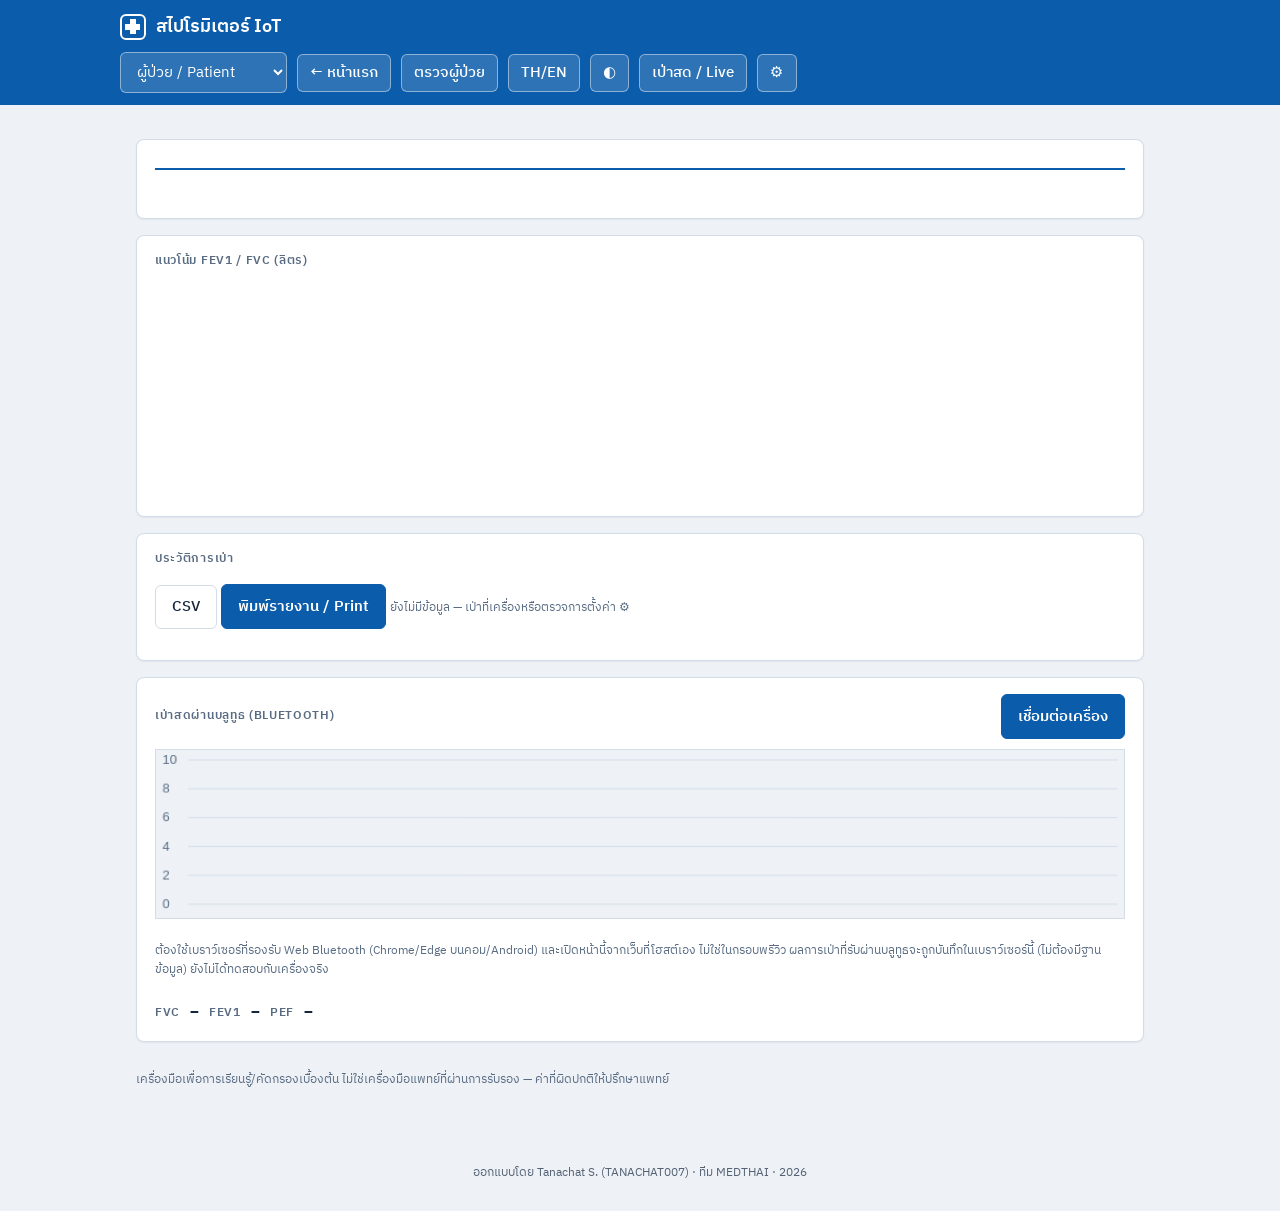
<file: 10_manual/web/index.html>
<!doctype html>
<html lang="th">
<head>
<!-- CREDIT-STAMP: DIY IoT Spirometer - designed by Tanachat S. (TANACHAT007) / MEDTHAI - 2026 - https://github.com/TANACHAT007/diy-spirometer -->
<meta name="author" content="Tanachat S. (TANACHAT007) / MEDTHAI">

































<meta charset="utf-8">
<meta name="viewport" content="width=device-width,initial-scale=1">
<title>Spiro Dashboard</title>
<link rel="stylesheet" href="https://fonts.googleapis.com/css2?family=Fredoka:wght@500;600;700&family=Prompt:wght@400;500;600&display=swap">
<style>
/* Soft 3D-animation look, same system as the product page: puffy cards, pastel KPI tiles, clay highlights. */
:root{--bg:#f3f8ff;--card:#fff;--ink:#1e3250;--mute:#5f7694;--acc:#3f97e8;--ok:#2fbf8a;--warn:#f0a73a;--bad:#ff6f7d;--line:#dbe8f7;
  --sky:#6cb8f6;--mint:#7fdcc0;--peach:#ffb59a;--lilac:#c3b5ff;--sun:#ffd776;
  --pop:0 2px 0 rgba(255,255,255,.9) inset,0 -3px 0 rgba(63,151,232,.10) inset,0 16px 30px -16px rgba(53,110,180,.45);
  --disp:"Fredoka","Prompt",system-ui,sans-serif}
@media (prefers-color-scheme:dark){:root:not([data-theme=light]){--bg:#0f1b2e;--card:#1a2b45;--ink:#eaf3ff;--mute:#9db4d1;--acc:#74bfff;--line:#2a4163;
  --pop:0 2px 0 rgba(255,255,255,.07) inset,0 -3px 0 rgba(0,0,0,.18) inset,0 16px 30px -16px rgba(0,0,0,.7);color-scheme:dark}}
:root[data-theme=dark]{--bg:#0f1b2e;--card:#1a2b45;--ink:#eaf3ff;--mute:#9db4d1;--acc:#74bfff;--line:#2a4163;
  --pop:0 2px 0 rgba(255,255,255,.07) inset,0 -3px 0 rgba(0,0,0,.18) inset,0 16px 30px -16px rgba(0,0,0,.7);color-scheme:dark}
*{box-sizing:border-box}
body{margin:0;color:var(--ink);font:15px/1.6 "Prompt","Fredoka",system-ui,sans-serif;
  background:radial-gradient(800px 420px at 0% -5%,rgba(108,184,246,.25),transparent 60%),radial-gradient(700px 400px at 100% 0%,rgba(195,181,255,.22),transparent 60%),var(--bg);background-color:var(--bg);
  padding-left:max(16px,env(safe-area-inset-left,0px));padding-right:max(16px,env(safe-area-inset-right,0px))}
header{display:flex;gap:10px;align-items:center;padding:16px 0;flex-wrap:wrap;max-width:980px;margin:0 auto}
h1{font:700 22px var(--disp);margin:0 auto 0 0}
button,input,select{font:inherit;border:0;background:var(--card);color:var(--ink);border-radius:99px;padding:9px 16px;box-shadow:var(--pop)}
input{border-radius:18px;width:100%;box-shadow:0 0 0 2px var(--line) inset}
button{cursor:pointer;font-weight:500}
button.pri{background:linear-gradient(#7cc4ff,#3f97e8);color:#fff;font:600 15px var(--disp);box-shadow:0 2px 0 rgba(255,255,255,.55) inset,0 -3px 0 rgba(0,0,0,.1) inset,0 10px 18px -8px rgba(63,151,232,.7)}
main{max-width:980px;margin:0 auto;padding:0 0 44px;display:grid;gap:18px}
.grid{display:grid;grid-template-columns:repeat(auto-fit,minmax(150px,1fr));gap:14px}
.card{background:var(--card);border-radius:30px;padding:18px 20px;box-shadow:var(--pop)}
.grid .card:nth-child(7n+1){background:linear-gradient(160deg,#fff,#dff0ff)}.grid .card:nth-child(7n+2){background:linear-gradient(160deg,#fff,#dcf7ee)}
.grid .card:nth-child(7n+3){background:linear-gradient(160deg,#fff,#ffe8df)}.grid .card:nth-child(7n+4){background:linear-gradient(160deg,#fff,#ebe5ff)}
.grid .card:nth-child(7n+5){background:linear-gradient(160deg,#fff,#fff1cc)}.grid .card:nth-child(7n+6){background:linear-gradient(160deg,#fff,#dff0ff)}
.grid .card:nth-child(7n){background:linear-gradient(160deg,#fff,#dcf7ee)}
:root[data-theme=dark] .grid .card{background:var(--card)}
@media (prefers-color-scheme:dark){:root:not([data-theme=light]) .grid .card{background:var(--card)}}
.k{color:var(--mute);font-size:12px}.v{font:600 32px var(--disp)}.u{font:500 13px "Prompt",sans-serif;color:var(--mute)}
canvas{width:100%;height:230px;display:block}
table{width:100%;border-collapse:collapse}
th,td{text-align:right;padding:9px 10px;border-bottom:2px solid var(--bg)}th:first-child,td:first-child{text-align:left}
.tag{padding:3px 12px;border-radius:99px;font-size:12px;color:#fff;font-weight:600}
#cfg{display:none;gap:10px;grid-template-columns:repeat(auto-fit,minmax(200px,1fr))}
#cfg label{display:grid;gap:4px;font-weight:500;color:var(--mute);font-size:13px}
.note{color:var(--mute);font-size:12px}
</style>
<link rel="stylesheet" href="https://fonts.googleapis.com/css2?family=Chakra+Petch:wght@500;600;700&family=IBM+Plex+Sans+Thai:wght@400;500;600&display=swap">
<style>
/* lab-grid look shared with the product page: grey ruled grid, orange accent, squared type */
:root{--bg:#e6e6e6;--card:#f4f4f4;--ink:#161616;--mute:#5d5d5d;--acc:#f25c00;--line:#bdbdbd;--pop:none;--disp:"Chakra Petch","IBM Plex Sans Thai",system-ui,sans-serif}
@media (prefers-color-scheme:dark){:root:not([data-theme=light]){--bg:#161616;--card:#232323;--ink:#f0f0f0;--mute:#a0a0a0;--acc:#ff7a1a;--line:#3a3a3a;--pop:none}}
:root[data-theme=dark]{--bg:#161616;--card:#232323;--ink:#f0f0f0;--mute:#a0a0a0;--acc:#ff7a1a;--line:#3a3a3a;--pop:none}
body{font-family:"IBM Plex Sans Thai","Chakra Petch",system-ui,sans-serif;background:var(--bg);background-image:linear-gradient(var(--line) 1px,transparent 1px),linear-gradient(90deg,var(--line) 1px,transparent 1px);background-size:96px 96px}
h1{text-transform:uppercase;letter-spacing:.02em}
header,main{background:var(--bg);box-shadow:0 0 0 1px var(--line);padding-inline:clamp(12px,2.5vw,28px)}
button,input,select,.card,.tag{box-shadow:none!important}
button,select,.tag{border-radius:99px!important}
input{border-radius:16px!important}
.card,.grid .card{border-radius:24px!important}
header,main{border-radius:30px}
button,select{border:1px solid var(--ink);background:var(--card)}
button.pri{background:var(--acc)!important;color:#fff;border-color:var(--acc);text-transform:uppercase;letter-spacing:.05em}
.card,.grid .card{background:var(--card)!important;border:1px solid var(--line);border-bottom:4px solid var(--acc)}
.v{font-family:var(--disp)} .k{text-transform:uppercase;letter-spacing:.08em}
.tag{padding:2px 10px}
#ble{display:grid;gap:10px}
#ble canvas{height:170px;border:1px solid var(--line);background:var(--bg)}
.row{display:flex;gap:10px;flex-wrap:wrap;align-items:center}
/* mobile fix: nothing may push the page wider than the screen */
main{grid-template-columns:minmax(0,1fr)}
main>*,.card,header>*{min-width:0}
canvas{max-width:100%}
.card{overflow-x:auto}
header{flex-wrap:wrap;row-gap:8px}
h1{flex:1 1 100%;font-size:20px}
#cfg{grid-template-columns:repeat(auto-fit,minmax(min(200px,100%),1fr))}
#cfg input{min-width:0}
#t_ble{flex:1 1 160px}
</style>

<style>
/* clinical-report: hospital-style look (white cards, clinical blue, standard traffic-light status colours) */
:root{--bg:#eef2f7;--card:#fff;--ink:#14263d;--mute:#586b82;--acc:#0b5cab;--line:#d3dce7;--ok:#1b8a4b;--warn:#b7791f;--bad:#c0392b;--soft:#f5f8fc;
  --disp:"IBM Plex Sans Thai","Chakra Petch",system-ui,sans-serif}
@media (prefers-color-scheme:dark){:root:not([data-theme=light]){--bg:#0e1621;--card:#16222f;--ink:#e8eef5;--mute:#93a4b8;--acc:#5aa8f0;--line:#2a3a4c;--ok:#3ccf7b;--warn:#e0a63a;--bad:#ef6a5b;--soft:#1b2a3a}}
:root[data-theme=dark]{--bg:#0e1621;--card:#16222f;--ink:#e8eef5;--mute:#93a4b8;--acc:#5aa8f0;--line:#2a3a4c;--ok:#3ccf7b;--warn:#e0a63a;--bad:#ef6a5b;--soft:#1b2a3a}
body{padding:0!important;background:var(--bg)!important;background-image:none!important;font-family:"IBM Plex Sans Thai",system-ui,sans-serif;font-size:15px}
body>header{max-width:none;margin:0;background:#0b5cab;color:#fff;border-radius:0;box-shadow:none;padding:12px max(16px,calc((100% - 1040px)/2));gap:10px}
body>header h1{font:600 18px var(--disp);text-transform:none;letter-spacing:0;display:flex;align-items:center;gap:10px;color:#fff}
body>header h1::before{content:"";width:22px;height:22px;border:2px solid #fff;border-radius:6px;flex:none;
  background:linear-gradient(#fff,#fff) center/6px 70% no-repeat,linear-gradient(#fff,#fff) center/70% 6px no-repeat}
body>header button,body>header select{background:rgba(255,255,255,.14)!important;color:#fff!important;border:1px solid rgba(255,255,255,.45)!important;border-radius:6px!important;padding:6px 12px}
body>header option{color:#14263d}
main{max-width:1040px;margin:0 auto;padding:18px 16px 44px;background:transparent;box-shadow:none;border-radius:0;gap:16px}
.card,.grid .card{background:var(--card)!important;border:1px solid var(--line)!important;border-bottom:1px solid var(--line)!important;border-radius:8px!important;box-shadow:0 1px 2px rgba(20,38,61,.06)!important;padding:16px 18px}
.grid .card{border-left:4px solid var(--acc)!important;padding:12px 14px}
.k{font-size:11.5px;text-transform:uppercase;letter-spacing:.06em;color:var(--mute);font-weight:600}
.v{font:600 28px var(--disp);font-variant-numeric:tabular-nums}
button,select{border-radius:6px!important}
button{border:1px solid var(--line);background:var(--card)}
button.pri{background:var(--acc)!important;border-color:var(--acc)!important;color:#fff;text-transform:none;letter-spacing:0;font-weight:600}
input{border-radius:6px!important;border:1px solid var(--line);box-shadow:none!important}
th{font-size:11.5px;text-transform:uppercase;letter-spacing:.05em;color:var(--mute);background:var(--soft);font-weight:600}
th,td{border-bottom:1px solid var(--line)!important;font-variant-numeric:tabular-nums}
.tag{border-radius:4px!important;padding:2px 9px;font-weight:600}
#rep{display:grid;grid-template-columns:repeat(auto-fit,minmax(min(300px,100%),1fr));gap:16px}
#rep .wide,#rep .rhead{grid-column:1/-1}
.rhead{display:grid;grid-template-columns:repeat(auto-fit,minmax(150px,1fr));gap:6px 18px;padding-bottom:12px;border-bottom:2px solid var(--acc)}
.rhead b{display:block;font-size:15px}.rhead span{font-size:11.5px;color:var(--mute);text-transform:uppercase;letter-spacing:.05em}
.rtitle{grid-column:1/-1;font:600 20px var(--disp);color:var(--acc)}
.interp{border-left:5px solid var(--ok);background:var(--soft);padding:10px 14px;border-radius:0 6px 6px 0}
.interp.warn{border-color:var(--warn)}.interp.bad{border-color:var(--bad)}
.interp b{font-size:16px}.interp p{margin:4px 0 0;color:var(--mute);font-size:13.5px}
.zbar{position:relative;height:16px;border-radius:8px;overflow:hidden;display:flex;margin:12px 0 6px}
.zbar i{display:block;height:100%}.zbar .r{background:var(--bad);width:41.7%}.zbar .y{background:var(--warn);width:25%}.zbar .g{background:var(--ok);flex:1}
.zmark{position:relative;height:0}.zmark u{position:absolute;top:-30px;width:3px;height:22px;background:var(--ink);text-decoration:none;transform:translateX(-1px)}
.zleg{display:flex;justify-content:space-between;font-size:11px;color:var(--mute)}
.big{font:600 34px var(--disp);font-variant-numeric:tabular-nums}
.alertbox{padding:8px 12px;border-radius:6px;background:var(--soft);border:1px solid var(--line);font-size:13.5px;margin-top:8px}
.alertbox.warn{border-color:var(--warn)}.alertbox.bad{border-color:var(--bad)}
#printTitle{display:none}
@media print{
  @page{size:A4;margin:14mm}
  body{background:#fff!important;color:#000}
  body>header,#cfg,#ble,#overviewCard,.noprint,#demoNote{display:none!important}
  main{padding:0;max-width:none}
  .card,.grid .card{box-shadow:none!important;break-inside:avoid;border-color:#999!important}
  .grid{grid-template-columns:repeat(4,1fr)}
  #printTitle{display:block}
  canvas{height:200px}
}
</style>
<meta name="theme-color" content="#0b5cab">
<link rel="manifest" href="manifest.webmanifest">
<link rel="icon" href="icon-192.png">
</head>
<body>
<header>
  <h1 id="t_title">Spiro Dashboard</h1>
  <select id="devSel" hidden></select> <select id="role"><option value="patient">ผู้ป่วย / Patient</option><option value="doctor">ครู-แพทย์ / Doctor</option></select>
  <button id="home" onclick="location.href='index.html'">← หน้าแรก</button><button id="goClinic" onclick="location.href='clinic.html'">ตรวจผู้ป่วย</button><button id="lang">TH/EN</button><button id="theme">◐</button><button id="live" onclick="document.getElementById('ble').scrollIntoView({behavior:'smooth'})">เป่าสด / Live</button><button id="gear">⚙</button>
</header>
<main>
  <section class="card" id="cfg">
    <label>Firebase RTDB URL<input id="c_db" placeholder="https://xxxx-default-rtdb.firebaseio.com"></label>
    <label>Device ID (คั่นหลายเครื่องด้วย ,)<input id="c_dev" placeholder="spiro-01"></label>
    <label>Auth (optional)<input id="c_auth" type="password"></label>
    <label>Predicted FEV1 (L) — personal ref<input id="c_pred" type="number" step="0.1" placeholder="3.5"></label>
    <label>ชื่อ / HN (แสดงในรายงาน เก็บในเบราว์เซอร์นี้เท่านั้น)<input id="c_name" placeholder="HN 000000"></label>
    <label>อายุ (ปี)<input id="c_age" type="number" min="3" max="110"></label>
    <label>เพศ<select id="c_sex"><option value="">–</option><option value="M">ชาย / M</option><option value="F">หญิง / F</option></select></label>
    <label>ส่วนสูง (ซม.)<input id="c_ht" type="number" min="90" max="220"></label>
    <div><button class="pri" id="save">Save</button> <button id="demo">ลองโหมดตัวอย่าง / Demo data</button></div>
  </section>
  
  <section class="card" id="overviewCard" hidden><div class="k" id="t_over">ภาพรวมทุกเครื่อง (ครู-แพทย์)</div><div style="overflow:auto"><table id="over"></table></div></section>
  <div class="grid" id="kpis"></div>
  <section class="card" id="rep" hidden>
    <div class="rtitle" id="printTitle">รายงานสไปโรเมทรี / Spirometry report</div>
    <div class="rhead" id="repHead"></div>
    <div class="rb" id="repInterp"></div>
    <div class="rb" id="repZone"></div>
    <div class="rb" id="repTrend"></div>
    <div class="rb wide" id="repTbl"></div>
  </section>
  <section class="card"><div class="k" id="t_trend">แนวโน้ม FEV1 / FVC</div><canvas id="chart"></canvas></section>
  <section class="card"><div class="k" id="t_hist">ประวัติการเป่า</div>
    <div style="overflow:auto"><table id="tbl"></table></div>
    <p class="noprint"><button id="csv">CSV</button> <button id="print" class="pri">พิมพ์รายงาน / Print</button> <span class="note" id="status"></span></p>
  </section>
  <section class="card" id="ble"><div class="row"><div class="k" style="margin-right:auto" id="t_ble">เป่าสดผ่านบลูทูธ (Bluetooth)</div><button id="bleBtn" class="pri">เชื่อมต่อเครื่อง</button></div>
    <canvas id="bleCv" width="900" height="170"></canvas><p class="note" id="bleMsg">ต้องใช้เบราว์เซอร์ที่รองรับ Web Bluetooth (Chrome/Edge บนคอม/Android) และเปิดหน้านี้จากเว็บที่โฮสต์เอง ไม่ใช่ในกรอบพรีวิว ผลการเป่าที่รับผ่านบลูทูธจะถูกบันทึกในเบราว์เซอร์นี้ (ไม่ต้องมีฐานข้อมูล) ยังไม่ได้ทดสอบกับเครื่องจริง</p>
    <div class="row"><span class="k">FVC</span><b id="bFvc">–</b><span class="k">FEV1</span><b id="bFev">–</b><span class="k">PEF</span><b id="bPef">–</b></div></section>
  <p class="note" id="demoNote" hidden>ข้อมูลตัวอย่างที่สร้างขึ้นเพื่อแสดงหน้าจอ ไม่ใช่ผลของคนจริง / Example data only</p>
  <p class="note" id="t_disc"></p>
</main>
<script>
const $=id=>document.getElementById(id);
const T={th:{title:'สไปโรมิเตอร์ IoT',trend:'แนวโน้ม FEV1 / FVC (ลิตร)',hist:'ประวัติการเป่า',time:'เวลา',last:'ล่าสุด',n:'จำนวนครั้ง',best:'ดีที่สุด (FEV1)',
  disc:'เครื่องมือเพื่อการเรียนรู้/คัดกรองเบื้องต้น ไม่ใช่เครื่องมือแพทย์ที่ผ่านการรับรอง — ค่าที่ผิดปกติให้ปรึกษาแพทย์',
  ok:'ปกติ',lo:'ต่ำ',vlo:'ต่ำมาก',nodata:'ยังไม่มีข้อมูล — เป่าที่เครื่องหรือตรวจการตั้งค่า ⚙',bat:'แบตเตอรี่',mp:'ที่เป่า',obs:'ขณะนี้ลักษณะ: อัตราส่วน FEV1/FVC <70% อาจเข้าได้กับการอุดกั้น'},
 en:{title:'IoT Spirometer',trend:'FEV1 / FVC trend (L)',hist:'Breath history',time:'Time',last:'Latest',n:'Tests',best:'Best FEV1',
  disc:'Learning / screening aid, not a certified medical device — consult a clinician for abnormal values.',
  ok:'Normal',lo:'Low',vlo:'Very low',nodata:'No data yet — blow on the device or check ⚙ settings',bat:'Battery',mp:'Mouthpiece',obs:'FEV1/FVC < 70% may indicate obstruction'}};
let lang=localStorage.lang||'th',cfg=JSON.parse(localStorage.cfg||'{}'),rows=[];
const tt=k=>T[lang][k];
function applyText(){document.documentElement.lang=lang;$('t_title').textContent=tt('title');$('t_trend').textContent=tt('trend');$('t_hist').textContent=tt('hist');$('t_disc').textContent=tt('disc');render()}
function stat(r){const p=+cfg.pred||0,ratio=r.ratio;let c='var(--ok)',s=tt('ok');
  if(ratio<70||(p&&r.fev1<0.8*p)){c='var(--warn)';s=tt('lo')}
  if(ratio<50||(p&&r.fev1<0.5*p)){c='var(--bad)';s=tt('vlo')}
  return `<span class="tag" style="background:${c}">${s}</span>`}

/* ---------- clinical report (rule-based screening text; fixed-ratio 0.70 and GOLD %pred bands) ---------- */
function L(th,en){return lang==='th'?th:en}
function mean(a){return a.reduce((x,y)=>x+y,0)/a.length}
function renderReport(l,best){
  const p=+cfg.pred||0,pb=Math.max(...rows.map(r=>r.pef)),sx={M:L('ชาย','Male'),F:L('หญิง','Female')}[cfg.sex]||'–';
  $('rep').hidden=false;
  $('repHead').innerHTML=[[L('ผู้ป่วย / HN','Patient / HN'),cfg.name||'–'],[L('อายุ / เพศ','Age / sex'),(cfg.age?cfg.age+L(' ปี',' y'):'–')+' · '+sx],
    [L('ส่วนสูง','Height'),cfg.ht?cfg.ht+' cm':'–'],[L('เครื่อง','Device'),$('devSel').value||'–'],[L('ทดสอบล่าสุด','Last test'),new Date(l.ts).toLocaleString(lang==='th'?'th-TH':'en-GB')],
    [L('จำนวนครั้ง','Tests'),rows.length]].map(([a,b])=>`<div><span>${a}</span><b>${b}</b></div>`).join('');
  // interpretation
  let lvl='ok',title,sub;const ppc=p?100*l.fev1/p:0;
  if(l.ratio<70){
    if(p){const sev=ppc>=80?L('เล็กน้อย','mild'):ppc>=50?L('ปานกลาง','moderate'):ppc>=30?L('รุนแรง','severe'):L('รุนแรงมาก','very severe');lvl=ppc>=80?'warn':'bad';
      title=L('สงสัยรูปแบบการอุดกั้นทางเดินหายใจ ('+sev+')','Possible obstructive pattern ('+sev+')');sub=L(`FEV1/FVC ${l.ratio.toFixed(0)}% (< 70%) และ FEV1 ${ppc.toFixed(0)}% ของค่าที่กรอก แบ่งระดับตามแนว GOLD`,`FEV1/FVC ${l.ratio.toFixed(0)}% (< 70%), FEV1 ${ppc.toFixed(0)}% of entered reference; severity bands as GOLD`)}
    else{lvl=l.ratio<50?'bad':'warn';title=L('สงสัยรูปแบบการอุดกั้นทางเดินหายใจ','Possible obstructive pattern');sub=L(`FEV1/FVC ${l.ratio.toFixed(0)}% (< 70%) ใส่ค่า FEV1 คาดการณ์ในการตั้งค่า ⚙ เพื่อประเมินระดับ`,`FEV1/FVC ${l.ratio.toFixed(0)}% (< 70%). Enter a predicted FEV1 in ⚙ to grade severity`)}
  }else{
    title=L('ไม่พบรูปแบบการอุดกั้น','No obstructive pattern');
    sub=p&&ppc<80?L(`FEV1/FVC ${l.ratio.toFixed(0)}% ปกติ แต่ FEV1 ต่ำกว่า 80% ของค่าที่กรอก อาจเข้าได้กับปริมาตรปอดลดลง ต้องยืนยันด้วยการตรวจปอดเต็มรูปแบบ`,`Ratio normal but FEV1 below 80% of the entered reference; a restrictive process cannot be excluded — confirm with full PFT`):
      L(`FEV1/FVC ${l.ratio.toFixed(0)}% (≥ 70%) เครื่องนี้ประเมินภาวะปอดจำกัดการขยายตัวไม่ได้`,`FEV1/FVC ${l.ratio.toFixed(0)}% (≥ 70%). This device cannot assess restriction`);
    if(p&&ppc<80)lvl='warn'}
  $('repInterp').innerHTML=`<div class="k">${L('สรุปผลเบื้องต้น (คัดกรอง)','Preliminary interpretation (screening)')}</div><div class="interp ${lvl==='ok'?'':lvl}" style="margin-top:8px"><b>${title}</b><p>${sub}</p></div>`+
    (l.mp>=20?`<div class="alertbox warn">⚠ ${L('ที่เป่าใช้ครบ 20 ครั้ง ควรเปลี่ยนก่อนเป่าครั้งต่อไป','Mouthpiece reached 20 blows — replace before the next test')}</div>`:'');
  // personal-best zones
  const z=100*l.fev1/best,zc=z>=80?'ok':z>=50?'warn':'bad',zt=z>=80?L('โซนเขียว','Green zone'):z>=50?L('โซนเหลือง','Yellow zone'):L('โซนแดง','Red zone'),pz=100*l.pef/pb;
  $('repZone').innerHTML=`<div class="k">${L('เทียบค่าดีที่สุดของตัวเอง','Versus personal best')}</div>
    <div class="big" style="color:var(--${zc})">${z.toFixed(0)}% <small style="font:600 14px var(--disp)">${zt}</small></div>
    <div class="zbar"><i class="r"></i><i class="y"></i><i class="g"></i></div><div class="zmark"><u style="left:${Math.min(100,z/120*100)}%"></u></div>
    <div class="zleg"><span>0</span><span>50%</span><span>80%</span><span>120%</span></div>
    <p class="note">${L('FEV1 ล่าสุดเทียบกับ FEV1 สูงสุดที่เคยวัดได้ ('+best.toFixed(2)+' L) · PEF ล่าสุด '+pz.toFixed(0)+'% ของ PEF สูงสุด','Latest FEV1 vs best ever ('+best.toFixed(2)+' L) · latest PEF '+pz.toFixed(0)+'% of best PEF')}</p>`;
  // trend alert
  let tr;
  if(rows.length>=6){const a=mean(rows.slice(-3).map(r=>r.fev1)),b=mean(rows.slice(-6,-3).map(r=>r.fev1)),ch=100*(a-b)/b;
    tr=ch<=-10?['warn',L(`FEV1 เฉลี่ย 3 ครั้งล่าสุดลดลง ${Math.abs(ch).toFixed(0)}% จาก 3 ครั้งก่อนหน้า ควรติดตามและปรึกษาแพทย์ถ้ามีอาการ`,`Mean FEV1 of the last 3 tests fell ${Math.abs(ch).toFixed(0)}% vs the previous 3`)]:
       ch>=10?['ok',L(`FEV1 เฉลี่ยดีขึ้น ${ch.toFixed(0)}% จาก 3 ครั้งก่อนหน้า`,`Mean FEV1 improved ${ch.toFixed(0)}% vs the previous 3`)]:['ok',L(`FEV1 คงที่ (เปลี่ยน ${ch>0?'+':''}${ch.toFixed(0)}%)`,`FEV1 stable (${ch>0?'+':''}${ch.toFixed(0)}%)`)]}
  else tr=['',L('ต้องมีอย่างน้อย 6 ครั้งจึงจะประเมินแนวโน้ม','At least 6 tests are needed for a trend')];
  $('repTrend').innerHTML=`<div class="k">${L('แนวโน้ม','Trend')}</div><div class="alertbox ${tr[0]==='ok'?'':tr[0]}" style="margin-top:8px">${tr[1]}</div>
    <p class="note">${L('เกณฑ์เปลี่ยนแปลง ±10% เป็นค่าตั้งต้นของโครงงาน ยังไม่ใช่เกณฑ์ทางคลินิกที่รับรอง','The ±10% change threshold is a project default, not a validated clinical rule')}</p>`;
  // measured / reference table
  $('repTbl').innerHTML=`<table><tr><th>${L('พารามิเตอร์','Parameter')}</th><th>${L('ค่าที่วัด','Measured')}</th><th>${L('ค่าอ้างอิง','Reference')}</th><th>${L('ผล','Result')}</th></tr>
   <tr><td>FEV1 (L)</td><td>${l.fev1.toFixed(2)}</td><td>${p?p.toFixed(2)+L(' (ผู้ใช้กรอก)',' (entered)'):'–'}</td><td>${p?ppc.toFixed(0)+'%':'–'}</td></tr>
   <tr><td>FVC (L)</td><td>${l.fvc.toFixed(2)}</td><td>–</td><td>–</td></tr>
   <tr><td>FEV1/FVC (%)</td><td>${l.ratio.toFixed(0)}</td><td>≥ 70</td><td>${stat(l)}</td></tr>
   <tr><td>PEF (L/s)</td><td>${l.pef.toFixed(1)}</td><td>–</td><td>–</td></tr></table>
   <p class="note">${L('ไม่ใช่เครื่องมือแพทย์ที่ผ่านการรับรอง ผลใช้คัดกรองเบื้องต้นเท่านั้น ต้องยืนยันด้วยสไปโรเมทรีมาตรฐานและการประเมินของแพทย์','Not a certified medical device. Screening only — confirm with standard spirometry and clinical assessment.')}</p>`}
function kpi(k,v,u){return `<div class="card"><div class="k">${k}</div><div class="v">${v}<span class="u"> ${u||''}</span></div></div>`}
function render(){
  const k=$('kpis');
  if(!rows.length){k.innerHTML='';$('tbl').innerHTML='';$('rep').hidden=true;$('status').textContent=tt('nodata');draw();return}
  const l=rows[rows.length-1],best=Math.max(...rows.map(r=>r.fev1));
  k.innerHTML=kpi('FEV1',l.fev1.toFixed(2),'L')+kpi('FVC',l.fvc.toFixed(2),'L')+kpi('FEV1/FVC',l.ratio.toFixed(0),'%')+kpi('PEF',l.pef.toFixed(1),'L/s')+
   kpi(tt('n'),rows.length)+kpi(tt('best'),best.toFixed(2),'L')+kpi(tt('bat'),(l.bat??'-'),'%')+kpi(tt('mp'),(l.mp!=null?l.mp+'/20':'-'),l.mp>=20?' ⚠':'');
  let h=`<tr><th>${tt('time')}</th><th>FEV1</th><th>FVC</th><th>%</th><th>PEF</th><th></th></tr>`;
  for(const r of rows.slice().reverse().slice(0,50))h+=`<tr><td>${new Date(r.ts).toLocaleString(lang==='th'?'th-TH':'en-GB')}</td><td>${r.fev1.toFixed(2)}</td><td>${r.fvc.toFixed(2)}</td><td>${r.ratio.toFixed(0)}</td><td>${r.pef.toFixed(1)}</td><td>${stat(r)}</td></tr>`;
  $('tbl').innerHTML=h;renderReport(l,best);draw()}
function draw(){
  const c=$('chart'),dpr=devicePixelRatio||1,w=c.clientWidth,h=c.clientHeight;c.width=w*dpr;c.height=h*dpr;
  const g=c.getContext('2d');g.scale(dpr,dpr);g.clearRect(0,0,w,h);
  const css=getComputedStyle(document.documentElement),ink=css.getPropertyValue('--mute'),acc=css.getPropertyValue('--acc');
  if(!rows.length)return;const d=rows.slice(-30),mx=Math.max(1,...d.map(r=>Math.max(r.fvc,r.fev1)))*1.1,P=28;
  g.strokeStyle=css.getPropertyValue('--line');g.fillStyle=ink;g.font='11px system-ui';
  for(let i=0;i<=4;i++){const y=h-P-(h-2*P)*i/4;g.beginPath();g.moveTo(P,y);g.lineTo(w-8,y);g.stroke();g.fillText((mx*i/4).toFixed(1),2,y+4)}
  const X=i=>P+(w-P-12)*(d.length>1?i/(d.length-1):.5),Y=v=>h-P-(h-2*P)*v/mx;
  for(const [key,col] of [['fvc','#7fdcc0'],['fev1',acc]]){g.strokeStyle=col;g.lineWidth=2;g.beginPath();
    d.forEach((r,i)=>i?g.lineTo(X(i),Y(r[key])):g.moveTo(X(i),Y(r[key])));g.stroke();
    g.fillStyle=col;d.forEach((r,i)=>{g.beginPath();g.arc(X(i),Y(r[key]),3,0,7);g.fill()})}
  g.fillStyle='#7fdcc0';g.fillText('FVC',w-80,12);g.fillStyle=acc;g.fillText('FEV1',w-45,12)}
let demo=false;
function makeDemo(){const out=[];let t=Date.now()-9*864e5;
  for(let i=0;i<10;i++){const fvc=3.9+Math.sin(i*1.3)*.25+i*.03,fev=fvc*(.8+Math.cos(i)*.03);
    out.push({ts:t+i*864e5,fvc:+fvc.toFixed(2),fev1:+fev.toFixed(2),ratio:+(100*fev/fvc).toFixed(1),pef:+(8+Math.sin(i)*.9).toFixed(1),bat:90-i*3,mp:i+1})}
  return out}
async function load(){
  if(demo){byDev={'demo-01':makeDemo(),'demo-02':makeDemo().map(r=>({...r,fev1:+(r.fev1*.72).toFixed(2),ratio:+(r.ratio*.78).toFixed(1)}))};
    $('status').textContent='demo';$('demoNote').hidden=false;fillSel();return}
  $('demoNote').hidden=true;
  const ids=devList();
  if(!cfg.db||!ids.length){byDev={};$('status').textContent='local';fillSel();if(!localRows().length){$('status').textContent=tt('nodata')}return}
  try{const out={};
    for(const id of ids){const u=`${cfg.db.replace(/\/$/,'')}/devices/${encodeURIComponent(id)}/sessions.json`+(cfg.auth?`?auth=${cfg.auth}`:'');
      const j=await (await fetch(u)).json();
      out[id]=Object.values(j||{}).filter(r=>r&&typeof r.fev1==='number').sort((a,b)=>a.ts-b.ts)}
    byDev=out;$('status').textContent=new Date().toLocaleTimeString()+' ✔';fillSel();
  }catch(e){$('status').textContent='offline: '+e.message;render()}
}
$('demo').onclick=()=>{demo=true;$('cfg').style.display='none';load()};
$('save').onclick=()=>{demo=false;cfg={db:$('c_db').value.trim(),dev:$('c_dev').value.trim(),auth:$('c_auth').value.trim(),pred:$('c_pred').value,name:$('c_name').value.trim(),age:$('c_age').value,sex:$('c_sex').value,ht:$('c_ht').value};
  localStorage.cfg=JSON.stringify(cfg);$('cfg').style.display='none';load()};
$('gear').onclick=()=>{const s=$('cfg').style;s.display=s.display==='grid'?'none':'grid'};
$('lang').onclick=()=>{lang=lang==='th'?'en':'th';localStorage.lang=lang;applyText()};
$('theme').onclick=()=>{const r=document.documentElement;r.dataset.theme=r.dataset.theme==='dark'?'':'dark';localStorage.th=r.dataset.theme;draw()};
$('role').onchange=()=>{renderOverview()};
$('csv').onclick=async()=>{const t='time,fev1_L,fvc_L,ratio_pct,pef_Lps,bat\n'+rows.map(r=>[new Date(r.ts).toISOString(),r.fev1,r.fvc,r.ratio,r.pef,r.bat??''].join(',')).join('\n');
  try{const a=document.createElement('a');a.href=URL.createObjectURL(new Blob([t],{type:'text/csv'}));a.download='spirometer.csv';a.click();$('status').textContent='CSV'}
  catch(e){try{await navigator.clipboard.writeText(t);$('status').textContent='copied CSV'}catch(e2){$('status').textContent='copy blocked'}}};
if(localStorage.th)document.documentElement.dataset.theme=localStorage.th;
$('c_db').value=cfg.db||'';$('c_dev').value=cfg.dev||'';$('c_auth').value=cfg.auth||'';$('c_pred').value=cfg.pred||'';$('c_name').value=cfg.name||'';$('c_age').value=cfg.age||'';$('c_sex').value=cfg.sex||'';$('c_ht').value=cfg.ht||'';
$('print').onclick=()=>window.print();
if('serviceWorker' in navigator&&location.protocol.startsWith('http'))navigator.serviceWorker.register('sw.js').catch(()=>{});

/* ---------- multi-device + doctor overview ---------- */
let byDev={};
function localRows(){try{return JSON.parse(localStorage.localSessions||'[]')}catch(e){return []}}
function saveLocal(r){try{const a=localRows();a.push(r);localStorage.localSessions=JSON.stringify(a.slice(-500))}catch(e){}}
function devList(){return (cfg.dev||'').split(',').map(s=>s.trim()).filter(Boolean)}
function renderOverview(){
  const card=$('overviewCard'),doc=$('role').value==='doctor';card.hidden=!doc;if(!doc)return;
  let h='<tr><th>Device</th><th>#</th><th>FEV1</th><th>FEV1/FVC %</th><th>PEF</th><th></th></tr>';
  for(const id of Object.keys(byDev)){const a=byDev[id],l=a[a.length-1];
    h+=l?`<tr data-dev="${id}" style="cursor:pointer"><td>${id}</td><td>${a.length}</td><td>${l.fev1.toFixed(2)}</td><td>${l.ratio.toFixed(0)}</td><td>${l.pef.toFixed(1)}</td><td>${stat(l)}</td></tr>`
      :`<tr><td>${id}</td><td>0</td><td colspan="4">–</td></tr>`}
  $('over').innerHTML=h;
  $('over').querySelectorAll('tr[data-dev]').forEach(tr=>tr.onclick=()=>{$('devSel').value=tr.dataset.dev;pickDev()})}
function pickDev(){rows=byDev[$('devSel').value]||[];render()}
function fillSel(){const L=localRows();if(L.length&&!demo)byDev={...byDev,'local-ble':L};const s=$('devSel'),ids=Object.keys(byDev),cur=s.value;
  s.innerHTML=ids.map(i=>`<option>${i}</option>`).join('');if(ids.includes(cur))s.value=cur;s.hidden=ids.length<2;pickDev();renderOverview()}
/* ---------- Web Bluetooth live view (UUIDs match the firmware) ---------- */
const NUS='6e400001-b5a3-f393-e0a9-e50e24dcca9e',LIVE_C='6e400002-b5a3-f393-e0a9-e50e24dcca9e',RES_C='6e400003-b5a3-f393-e0a9-e50e24dcca9e';
let bl=[];
function bleDraw(){const c=$('bleCv'),g=c.getContext('2d'),w=c.width,h=c.height;g.clearRect(0,0,w,h);
  const css=getComputedStyle(document.documentElement);g.strokeStyle=css.getPropertyValue('--line');g.fillStyle=css.getPropertyValue('--mute');g.font='12px sans-serif';
  for(let f=0;f<=10;f+=2){const y=h-14-(h-24)*f/10;g.beginPath();g.moveTo(30,y);g.lineTo(w-6,y);g.stroke();g.fillText(f,6,y+4)}
  if(!bl.length)return;g.strokeStyle=css.getPropertyValue('--acc');g.lineWidth=2.5;g.beginPath();
  const mt=Math.max(6000,bl[bl.length-1][0]);bl.forEach((p,i)=>{const x=30+(w-36)*p[0]/mt,y=h-14-(h-24)*Math.min(10,p[1])/10;i?g.lineTo(x,y):g.moveTo(x,y)});g.stroke()}
$('bleBtn').onclick=async()=>{
  const m=$('bleMsg');
  if(!navigator.bluetooth){m.textContent='เบราว์เซอร์นี้ไม่รองรับ Web Bluetooth หรือถูกบล็อกในหน้านี้';return}
  try{
    const d=await navigator.bluetooth.requestDevice({filters:[{services:[NUS]}]});
    const s=await (await d.gatt.connect()).getPrimaryService(NUS);
    const cl=await s.getCharacteristic(LIVE_C),cr=await s.getCharacteristic(RES_C),dec=new TextDecoder();
    cl.addEventListener('characteristicvaluechanged',e=>{const p=dec.decode(e.target.value).split(',').map(Number);if(p.length>=3){bl.push([p[0],p[1],p[2]]);bleDraw();$('bFvc').textContent=p[2].toFixed(2)+' L'}});
    cr.addEventListener('characteristicvaluechanged',e=>{const p=dec.decode(e.target.value).split(',');if(p[0]==='R'){$('bFvc').textContent=(+p[1]).toFixed(2)+' L';$('bFev').textContent=(+p[2]).toFixed(2)+' L';$('bPef').textContent=(+p[4]).toFixed(1)+' L/s';saveLocal({ts:Date.now(),fvc:+p[1],fev1:+p[2],ratio:+p[3],pef:+p[4]});if(!cfg.db)load()}});
    await cl.startNotifications();await cr.startNotifications();bl=[];bleDraw();
    m.textContent='เชื่อมต่อแล้ว: '+d.name+' — กดปุ่มที่เครื่องแล้วเป่า';$('bleBtn').textContent='เชื่อมต่อแล้ว';
  }catch(e){m.textContent='เชื่อมต่อไม่สำเร็จ: '+e.message}};
bleDraw();

if(/[?&]demo/.test(location.search))demo=true;
$('devSel').onchange=pickDev;$('role').onchange();applyText();load();setInterval(load,5000);addEventListener('resize',draw);
</script>
<div class="credit-footer" style="text-align:center;font-size:12px;opacity:.7;padding:18px 0 28px">ออกแบบโดย Tanachat S. (TANACHAT007) · ทีม MEDTHAI · 2026</div>
</body>
</html>
</file>
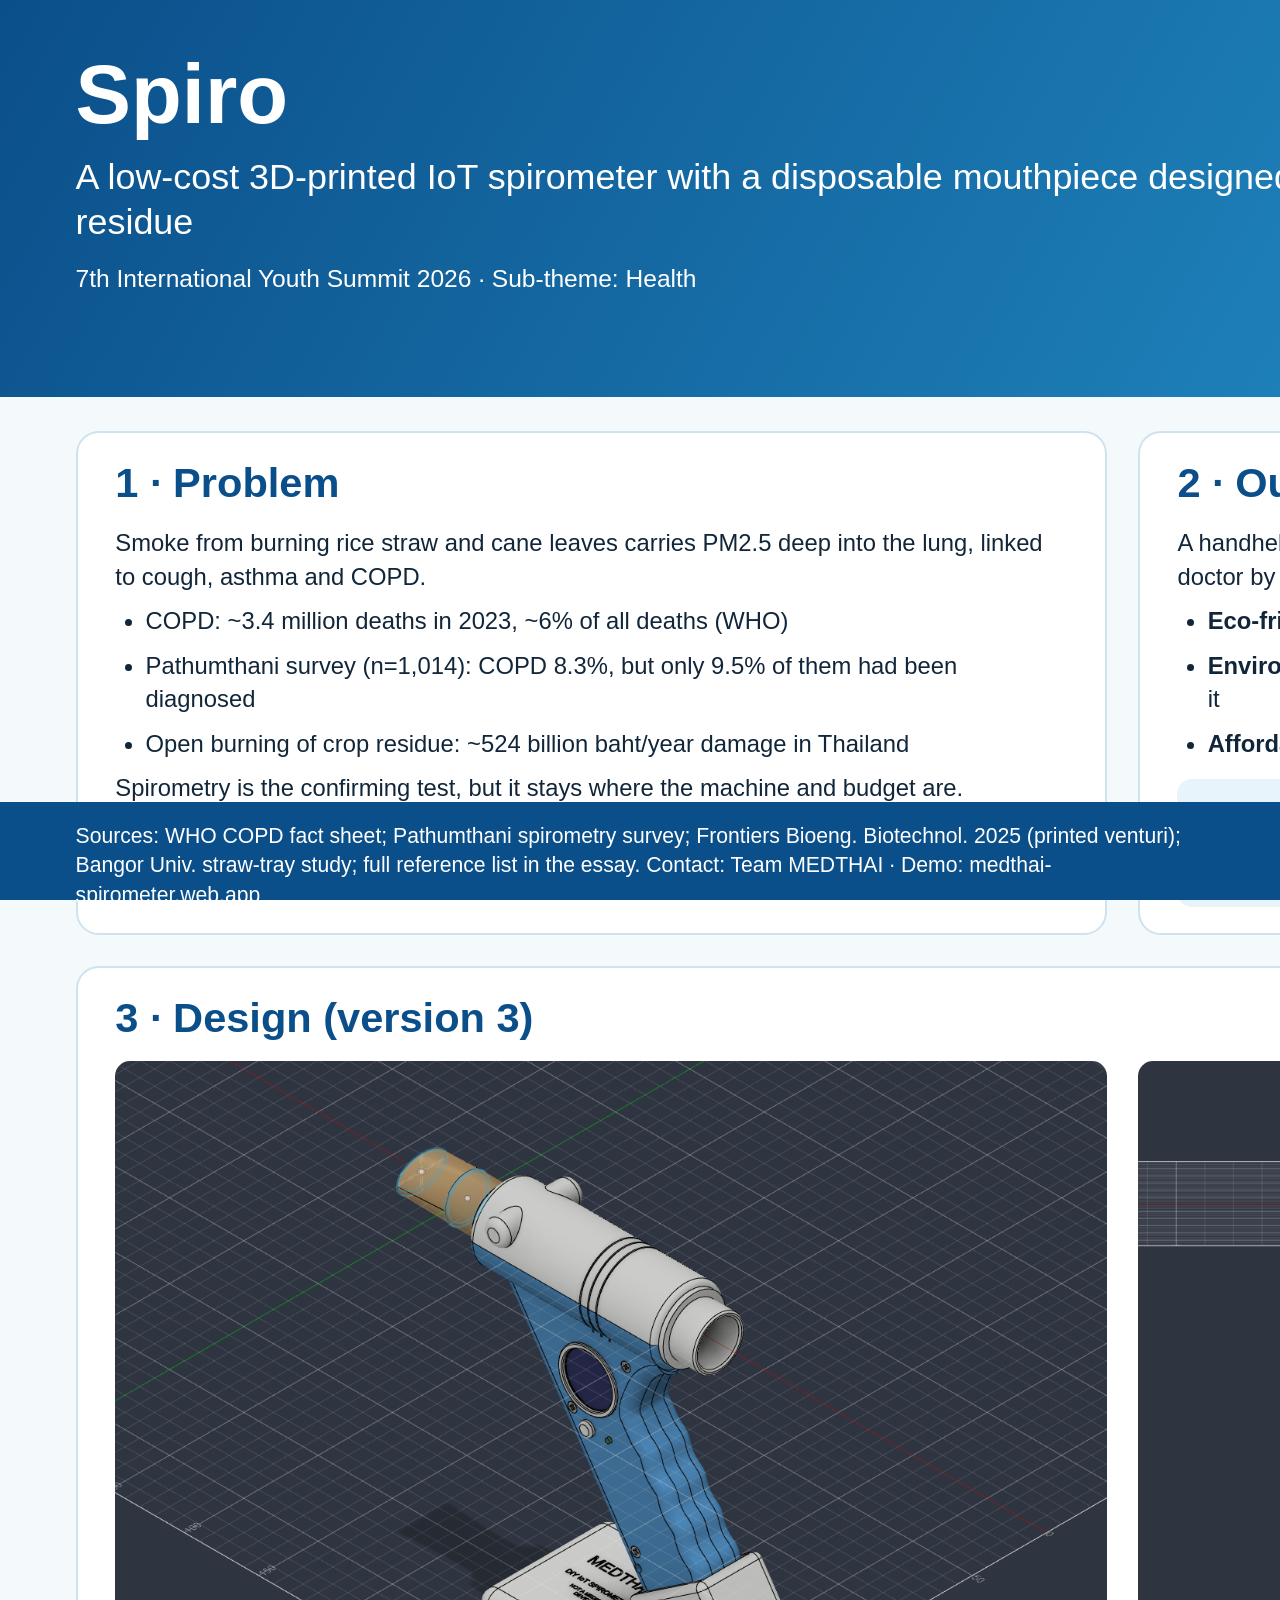
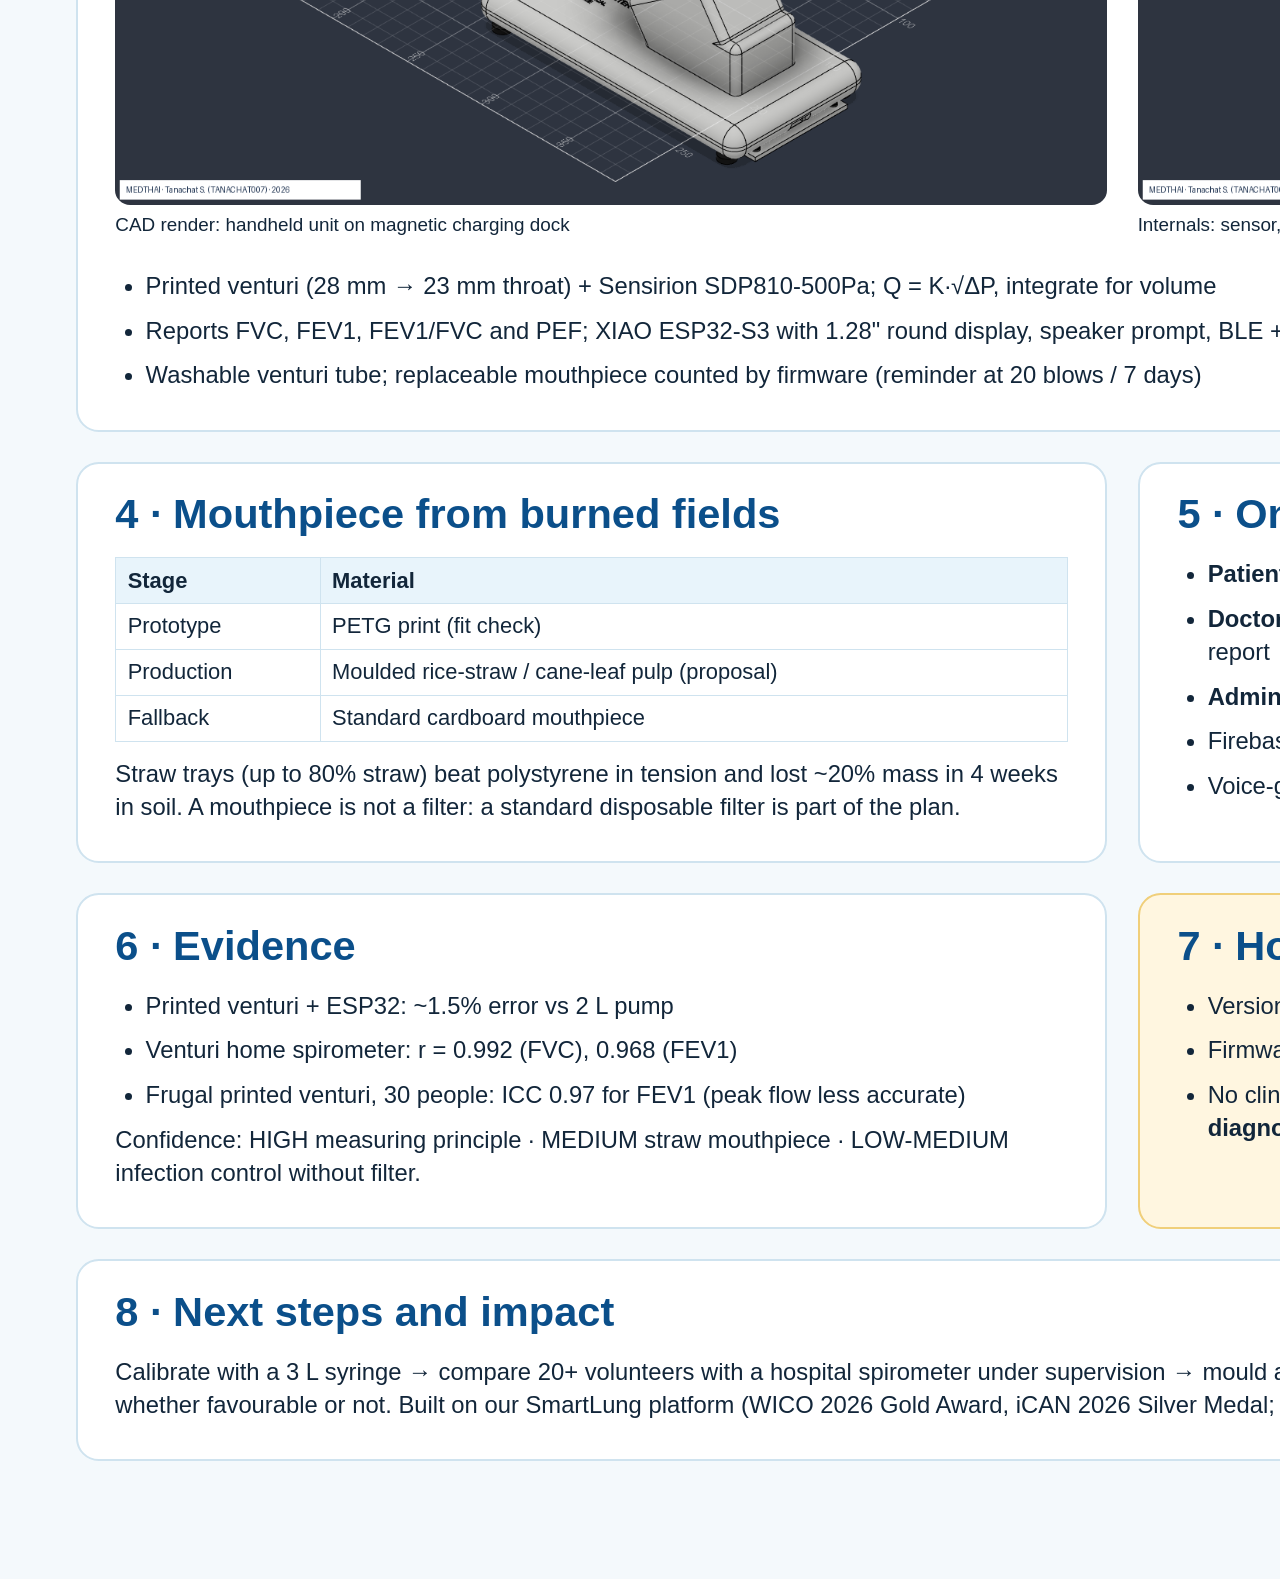
<file: 10_manual/iys_poster/poster.html>
<!doctype html><html><head><meta charset="utf-8"><title>Spiro IYS7 Poster A1</title>
<style>
@page{size:594mm 841mm;margin:0}
*{box-sizing:border-box}
body{margin:0;width:594mm;height:841mm;font-family:Arial,Helvetica,sans-serif;color:#12263a;background:#f4f9fc;overflow:hidden}
header{height:105mm;background:linear-gradient(120deg,#0b4f8a,#2a9fd6);color:#fff;padding:14mm 20mm;position:relative}
h1{margin:0;font-size:22mm;line-height:1}
.sub{font-size:9.5mm;margin-top:5mm;max-width:430mm;line-height:1.25}
.team{position:absolute;right:20mm;top:14mm;text-align:right;font-size:6.2mm;line-height:1.45;max-width:120mm}
.team b{font-size:9mm}
main{padding:9mm 20mm 0;display:grid;grid-template-columns:1fr 1fr;gap:8mm}
section{background:#fff;border-radius:6mm;padding:7mm 10mm;border:.6mm solid #cfe3ef}
h2{margin:0 0 5mm;font-size:11mm;color:#0b4f8a}
p,li{font-size:6.3mm;line-height:1.4;margin:0 0 3mm}
ul{margin:0;padding-left:8mm}
.wide{grid-column:1/3}
img{width:100%;height:auto;border-radius:4mm;display:block}
.stats{display:flex;gap:6mm}
.stat{flex:1;background:#e8f4fb;border-radius:4mm;padding:5mm;text-align:center}
.stat b{display:block;font-size:15mm;color:#0b4f8a}
.stat span{font-size:5.6mm}
table{width:100%;border-collapse:collapse;font-size:5.8mm}
td,th{border:.4mm solid #cfe3ef;padding:2.5mm 3mm;text-align:left;vertical-align:top}
th{background:#e8f4fb}
.warn{background:#fff6e0;border-color:#f0cf7a}
footer{position:absolute;bottom:0;left:0;right:0;height:26mm;background:#0b4f8a;color:#fff;padding:5mm 20mm;font-size:5.6mm;line-height:1.4}
</style></head><body>
<header>
<h1>Spiro</h1>
<div class="sub">A low-cost 3D-printed IoT spirometer with a disposable mouthpiece designed from burned-field crop residue</div>
<div class="sub" style="font-size:6.5mm">7th International Youth Summit 2026 · Sub-theme: Health</div>
<div class="team"><b>Team MEDTHAI</b><br>Puttitada Pruetchayakul (leader) · Pimnara Roongsetthavitr<br>Suchanan Kittikraisak · Natnicha Taepucharoen · Nabhat Sethaudom<br>Advisor: Tanachat Srinurat · Thailand</div>
</header>
<main>
<section><h2>1 · Problem</h2>
<p>Smoke from burning rice straw and cane leaves carries PM2.5 deep into the lung, linked to cough, asthma and COPD.</p>
<ul><li>COPD: ~3.4 million deaths in 2023, ~6% of all deaths (WHO)</li>
<li>Pathumthani survey (n=1,014): COPD 8.3%, but only 9.5% of them had been diagnosed</li>
<li>Open burning of crop residue: ~524 billion baht/year damage in Thailand</li></ul>
<p>Spirometry is the confirming test, but it stays where the machine and budget are.</p></section>
<section><h2>2 · Our idea</h2>
<p>A handheld spirometer a school or village health post can build, with results sent to a doctor by phone.</p>
<ul><li><b>Eco-friendly:</b> single-use mouthpiece planned from rice straw / cane leaves</li>
<li><b>Environment + health:</b> the fields that cause the problem supply the material to screen it</li>
<li><b>Affordable:</b> ~3,100 baht (~USD 85) in parts, 26 items</li></ul>
<div class="stats" style="margin-top:5mm"><div class="stat"><b>3,084฿</b><span>estimated BOM</span></div><div class="stat"><b>10</b><span>printed PETG parts</span></div><div class="stat"><b>400 Hz</b><span>sensor sampling</span></div></div></section>
<section class="wide"><h2>3 · Design (version 3)</h2>
<div style="display:grid;grid-template-columns:1fr 1fr;gap:8mm"><div><img src="diy-spirometer_iso.png"><p style="font-size:5mm;margin-top:2mm">CAD render: handheld unit on magnetic charging dock</p></div>
<div><img src="diy-spirometer_cu_inside.png"><p style="font-size:5mm;margin-top:2mm">Internals: sensor, round display, battery, ESP32-S3</p></div></div>
<ul style="margin-top:5mm"><li>Printed venturi (28 mm → 23 mm throat) + Sensirion SDP810-500Pa; Q = K·√ΔP, integrate for volume</li>
<li>Reports FVC, FEV1, FEV1/FVC and PEF; XIAO ESP32-S3 with 1.28" round display, speaker prompt, BLE + Wi-Fi</li>
<li>Washable venturi tube; replaceable mouthpiece counted by firmware (reminder at 20 blows / 7 days)</li></ul></section>
<section><h2>4 · Mouthpiece from burned fields</h2>
<table><tr><th>Stage</th><th>Material</th></tr>
<tr><td>Prototype</td><td>PETG print (fit check)</td></tr>
<tr><td>Production</td><td>Moulded rice-straw / cane-leaf pulp (proposal)</td></tr>
<tr><td>Fallback</td><td>Standard cardboard mouthpiece</td></tr></table>
<p style="margin-top:4mm">Straw trays (up to 80% straw) beat polystyrene in tension and lost ~20% mass in 4 weeks in soil. A mouthpiece is not a filter: a standard disposable filter is part of the plan.</p></section>
<section><h2>5 · Online system</h2>
<ul><li><b>Patient:</b> register, blow or follow coaching, history and trend</li>
<li><b>Doctor</b> (admin-approved): clinic mode, ≥3 blows, repeatability 0.15 L, live curve, A4 report</li>
<li><b>Admin:</b> approvals, audit log</li>
<li>Firebase Hosting + Auth + Firestore; rules tested incl. privilege-escalation attempts</li>
<li>Voice-guided nurse-style training script (Thai / English)</li></ul></section>
<section><h2>6 · Evidence</h2>
<ul><li>Printed venturi + ESP32: ~1.5% error vs 2 L pump</li>
<li>Venturi home spirometer: r = 0.992 (FVC), 0.968 (FEV1)</li>
<li>Frugal printed venturi, 30 people: ICC 0.97 for FEV1 (peak flow less accurate)</li></ul>
<p>Confidence: HIGH measuring principle · MEDIUM straw mouthpiece · LOW-MEDIUM infection control without filter.</p></section>
<section class="warn"><h2>7 · Honest limits</h2>
<ul><li>Version 3 not yet printed, assembled or measured; K needs 3 L syringe calibration</li>
<li>Firmware tail correction (FVC may read ~12% low without it) is unvalidated</li>
<li>No clinical study, no regulatory approval. <b>Education and screening only, not for diagnosis.</b></li></ul></section>
<section class="wide"><h2>8 · Next steps and impact</h2>
<p>Calibrate with a 3 L syringe → compare 20+ volunteers with a hospital spirometer under supervision → mould and test pulp mouthpieces (resistance, leak, wet strength) → publish results whether favourable or not. Built on our SmartLung platform (WICO 2026 Gold Award, iCAN 2026 Silver Medal; awards were for SmartLung, not for a spirometer).</p></section>
</main>
<footer>Sources: WHO COPD fact sheet; Pathumthani spirometry survey; Frontiers Bioeng. Biotechnol. 2025 (printed venturi); Bangor Univ. straw-tray study; full reference list in the essay. Contact: Team MEDTHAI · Demo: medthai-spirometer.web.app</footer>
</body></html>
</file>
